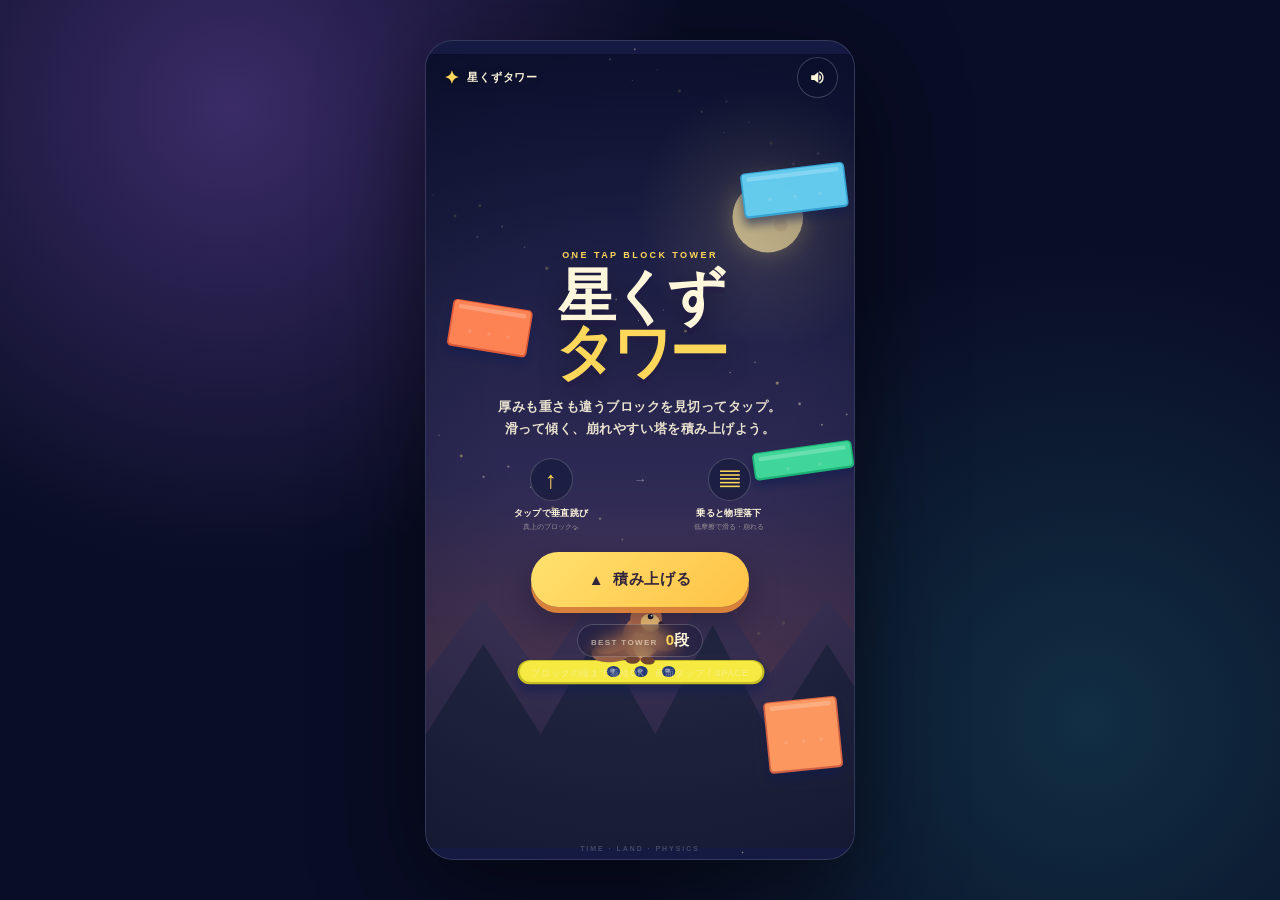
<file: creator-expo-game/index.html>
<!doctype html>
<html lang="ja">
<head>
  <meta charset="UTF-8">
  <meta name="viewport" content="width=device-width, initial-scale=1, viewport-fit=cover, user-scalable=no">
  <meta name="mobile-web-app-capable" content="yes">
  <meta name="apple-mobile-web-app-capable" content="yes">
  <meta name="apple-mobile-web-app-status-bar-style" content="black-translucent">
  <meta name="theme-color" content="#11173d">
  <meta name="description" content="垂直ジャンプで動くブロックに乗り、星くずの塔を積み上げるタイミングゲーム">
  <title>星くずタワー モモ</title>
  <link rel="icon" href="data:image/svg+xml,%3Csvg xmlns='http://www.w3.org/2000/svg' viewBox='0 0 64 64'%3E%3Crect width='64' height='64' rx='16' fill='%2311173d'/%3E%3Cpath d='m32 8 6 18 18 6-18 6-6 18-6-18-18-6 18-6z' fill='%23ffd75a'/%3E%3C/svg%3E">
  <link rel="stylesheet" href="styles.css?v=1.0.4">
</head>
<body>
  <main class="app-shell">
    <section class="game-card" id="gameCard" aria-label="星くずタワー モモ ゲーム画面">
      <canvas id="gameCanvas" aria-label="垂直ジャンプで動くブロックに乗り塔を積み上げるゲーム"></canvas>

      <header class="topbar">
        <div class="brand"><span>✦</span> 星くずタワー</div>
        <button class="icon-button" id="soundButton" type="button" aria-label="音をオフにする" aria-pressed="true">
          <svg class="sound-on" viewBox="0 0 24 24" aria-hidden="true"><path d="M4 9v6h4l5 4V5L8 9H4Zm12.5 3a4.5 4.5 0 0 0-2.2-3.87v7.74A4.5 4.5 0 0 0 16.5 12Zm-2.2-7.93v2.06a6.5 6.5 0 0 1 0 11.74v2.06a8.5 8.5 0 0 0 0-15.86Z"/></svg>
          <svg class="sound-off" viewBox="0 0 24 24" aria-hidden="true"><path d="m4.27 3 16.46 16.46-1.27 1.27-3.05-3.05a8.28 8.28 0 0 1-2.11 1.25v-2.06c.24-.12.47-.26.69-.41L13 14.47V19l-5-4H4V9h2.18L3 5.82 4.27 3ZM13 5v5.47L9.74 7.21 13 5Zm5.77 2.23A8.45 8.45 0 0 1 21.5 12c0 1.2-.25 2.34-.69 3.37l-1.56-1.56A6.5 6.5 0 0 0 17.7 8.3l1.07-1.07Z"/></svg>
        </button>
      </header>

      <div class="hud" id="hud">
        <div class="hud-block">
          <span>STACK</span>
          <strong><b id="stack">0</b><small>段</small></strong>
        </div>
        <div class="hud-block hud-center">
          <span>BEST</span>
          <strong><b id="bestStack">0</b><small>段</small></strong>
        </div>
        <div class="hud-block hud-right">
          <span>BALANCE</span>
          <strong><b id="balance">100</b><small>%</small></strong>
        </div>
      </div>

      <div class="start-screen panel" id="startScreen">
        <div class="eyebrow">ONE TAP BLOCK TOWER</div>
        <h1>星くず<br><span>タワー</span></h1>
        <p class="lead">厚みも重さも違うブロックを見切ってタップ。<br>滑って傾く、崩れやすい塔を積み上げよう。</p>
        <div class="howto" aria-label="遊びかた">
          <span><i class="tap-icon">↑</i><b>タップで垂直跳び</b><small>真上のブロックへ</small></span>
          <em>→</em>
          <span><i>▤</i><b>乗ると物理落下</b><small>低摩擦で滑る・崩れる</small></span>
        </div>
        <button class="primary-button" id="startButton" type="button"><span>▲</span> 積み上げる</button>
        <div class="best-chip"><span>BEST TOWER</span><strong><b id="startBest">0</b>段</strong></div>
        <p class="hint">ブロックの端まで着地OK · 画面タップ / SPACE</p>
      </div>

      <div class="gameover-screen panel hidden" id="gameoverScreen">
        <div class="result-card">
          <div class="eyebrow">TOWER RESULT</div>
          <p>積み上げた高さ</p>
          <strong class="final-height"><b id="finalStack">0</b><small>段</small></strong>
          <div class="result-stats">
            <span>ジャンプ回数<b id="finalJumps">0</b></span>
            <span>PERFECT<b id="finalPerfect">0</b></span>
          </div>
          <p class="new-best hidden" id="newBest">✦ NEW RECORD ✦</p>
          <button class="primary-button" id="retryButton" type="button">もう一度積む</button>
          <button class="text-button" id="homeButton" type="button">タイトルへ</button>
        </div>
      </div>

      <div class="countdown hidden" id="countdown" aria-live="polite">READY</div>

      <div class="tap-guide" id="tapGuide" aria-hidden="true">
        <span class="direction-arrow" id="directionArrow">↑</span>
        <div><b>TAP</b><small>垂直ジャンプ</small></div>
        <i>SPACE</i>
      </div>

      <div class="first-tip hidden" id="firstTip">
        <span>☝</span>
        <b>着地時の位置を読んでタップ！</b>
      </div>

      <footer>TIME · LAND · PHYSICS</footer>
    </section>
  </main>
  <script src="../game-fullscreen.js?v=1.0.1"></script>
  <script src="game.js?v=1.0.4"></script>
</body>
</html>
</file>
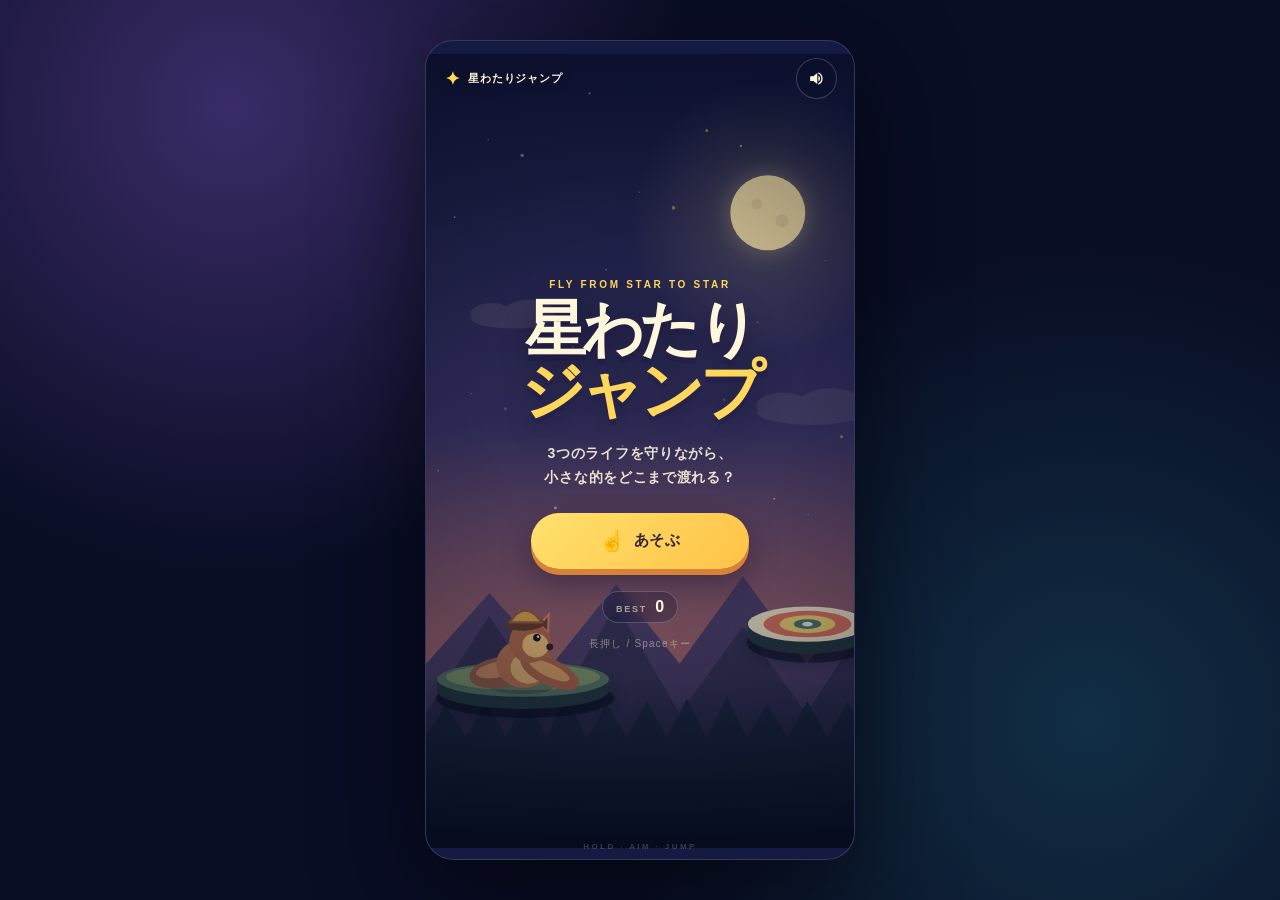
<file: digital-art-game/index.html>
<!doctype html>
<html lang="ja">
<head>
  <meta charset="UTF-8">
  <meta name="viewport" content="width=device-width, initial-scale=1, viewport-fit=cover, user-scalable=no">
  <meta name="mobile-web-app-capable" content="yes">
  <meta name="apple-mobile-web-app-capable" content="yes">
  <meta name="apple-mobile-web-app-status-bar-style" content="black-translucent">
  <meta name="theme-color" content="#101535">
  <meta name="description" content="長押しでモモをジャンプさせ、星の的を渡っていく横スクロールゲーム">
  <title>星わたりジャンプ モモ</title>
  <link rel="stylesheet" href="styles.css?v=1.0.1">
</head>
<body>
  <main class="app-shell">
    <section class="game-card" id="gameCard" aria-label="星あつめジャンプ モモ ゲーム画面">
      <canvas id="gameCanvas" aria-label="長押ししてモモンガを次の的へジャンプさせる横スクロールゲーム"></canvas>

      <header class="topbar">
        <div class="brand"><span>✦</span> 星わたりジャンプ</div>
        <button class="icon-button" id="soundButton" type="button" aria-label="音をオフにする" aria-pressed="true">
          <svg class="sound-on" viewBox="0 0 24 24" aria-hidden="true"><path d="M4 9v6h4l5 4V5L8 9H4Zm12.5 3a4.5 4.5 0 0 0-2.2-3.87v7.74A4.5 4.5 0 0 0 16.5 12Zm-2.2-7.93v2.06a6.5 6.5 0 0 1 0 11.74v2.06a8.5 8.5 0 0 0 0-15.86Z"/></svg>
          <svg class="sound-off" viewBox="0 0 24 24" aria-hidden="true"><path d="m4.27 3 16.46 16.46-1.27 1.27-3.05-3.05a8.28 8.28 0 0 1-2.11 1.25v-2.06c.24-.12.47-.26.69-.41L13 14.47V19l-5-4H4V9h2.18L3 5.82 4.27 3ZM13 5v5.47L9.74 7.21 13 5Zm5.77 2.23A8.45 8.45 0 0 1 21.5 12c0 1.2-.25 2.34-.69 3.37l-1.56-1.56A6.5 6.5 0 0 0 17.7 8.3l1.07-1.07Z"/></svg>
        </button>
      </header>

      <div class="hud" id="hud">
        <div class="hud-block life"><span>LIFE</span><strong><b>♥</b> × <em id="lives">3</em></strong></div>
        <div class="hud-block total"><span>SCORE</span><strong id="totalScore">0</strong></div>
        <div class="hud-block jumps"><span>LANDING</span><strong id="landingCount">0</strong></div>
      </div>

      <div class="power-wrap" id="powerWrap" aria-hidden="true">
        <div class="power-copy"><span id="actionLabel">長押しでジャンプ</span><b id="powerNumber">0%</b></div>
        <div class="power-track"><i id="powerFill"></i></div>
        <small>指を離してジャンプ！</small>
      </div>

      <div class="start-screen panel" id="startScreen">
        <div class="eyebrow">FLY FROM STAR TO STAR</div>
        <h1>星わたり<br><span>ジャンプ</span></h1>
        <p class="lead">3つのライフを守りながら、<br>小さな的をどこまで渡れる？</p>
        <button class="primary-button" id="startButton" type="button"><span>☝</span> あそぶ</button>
        <div class="best-chip"><span>BEST</span><strong id="startBest">0</strong></div>
        <p class="hint">長押し / Spaceキー</p>
      </div>

      <div class="round-result hidden" id="roundResult" aria-live="polite">
        <span id="resultLabel">GREAT!</span>
        <strong><b>+</b><em id="roundPoints">700</em></strong>
        <small id="resultNote">中心まで 18cm</small>
      </div>

      <div class="life-lost hidden" id="lifeLost" aria-live="assertive">
        <span>MISS...</span>
        <strong>♥ −1</strong>
      </div>

      <div class="gameover-screen panel hidden" id="gameoverScreen">
        <div class="result-card">
          <div class="eyebrow">GAME OVER</div>
          <p>スコア</p>
          <strong class="final-score" id="finalScore">0</strong>
          <div class="result-stats">
            <span>着地回数<b id="finalLandings">0</b></span>
            <span>PERFECT<b id="finalPerfects">0</b></span>
          </div>
          <p class="new-best hidden" id="newBest">✦ NEW RECORD ✦</p>
          <button class="primary-button" id="retryButton" type="button">もう一度あそぶ</button>
          <button class="text-button" id="homeButton" type="button">タイトルへ</button>
        </div>
      </div>

      <p class="ready-copy" id="readyCopy">次の的を見て<br><b>長押し！</b></p>
      <footer>HOLD · AIM · JUMP</footer>
    </section>
  </main>
  <script src="../game-fullscreen.js?v=1.0.1"></script>
  <script src="game.js?v=1.0.3"></script>
</body>
</html>
</file>
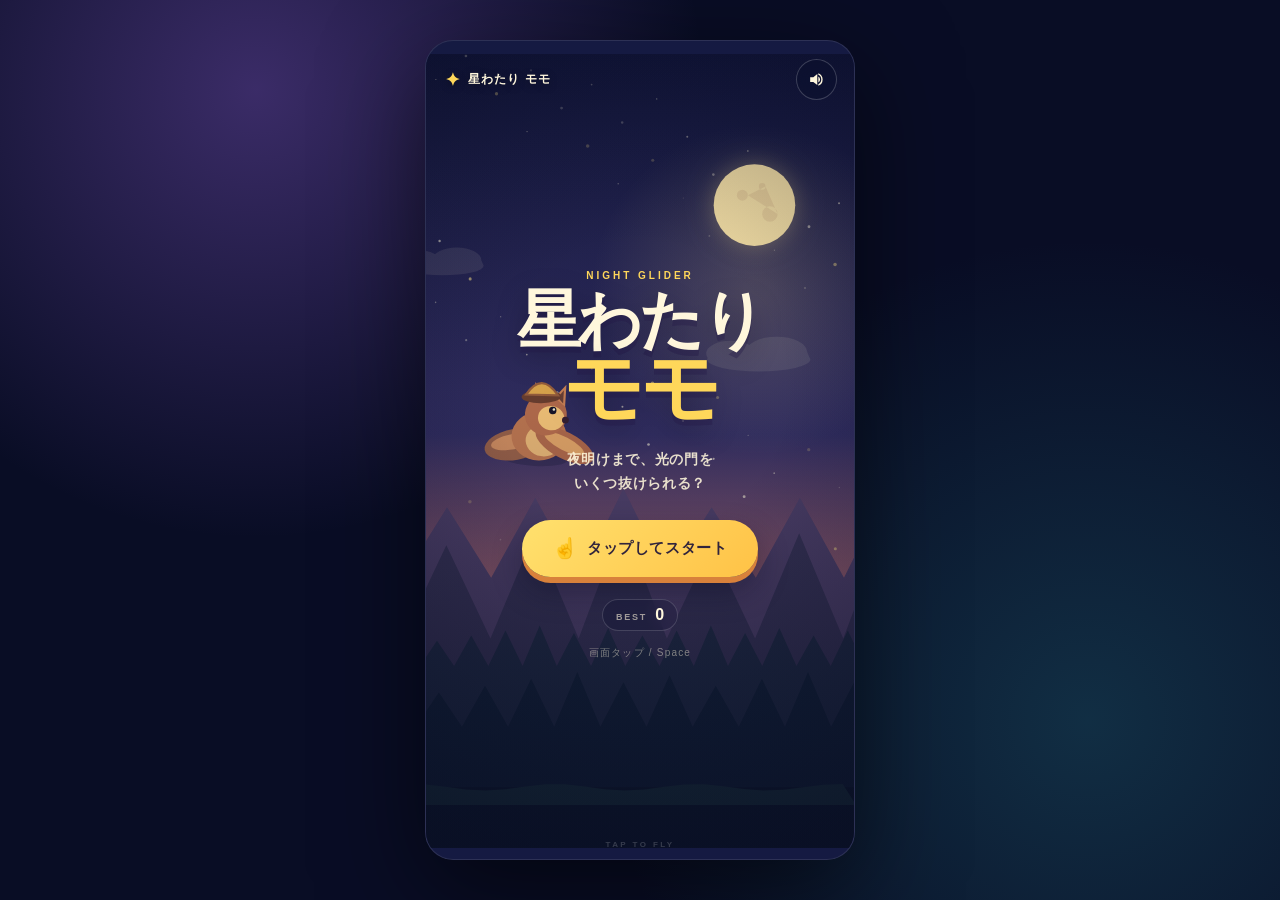
<file: experience-game/index.html>
<!doctype html>
<html lang="ja">
<head>
  <meta charset="UTF-8">
  <meta name="viewport" content="width=device-width, initial-scale=1, viewport-fit=cover, user-scalable=no">
  <meta name="mobile-web-app-capable" content="yes">
  <meta name="apple-mobile-web-app-capable" content="yes">
  <meta name="apple-mobile-web-app-status-bar-style" content="black-translucent">
  <meta name="theme-color" content="#101535">
  <meta name="description" content="タップでモモンガを飛ばし、星空の森を駆け抜けるミニゲーム">
  <title>星わたり モモ</title>
  <link rel="stylesheet" href="styles.css?v=4.4.2">
</head>
<body>
  <main class="app-shell">
    <section class="game-card" aria-label="星わたり モモ ゲーム画面">
      <canvas id="gameCanvas" aria-label="タップでモモンガを飛ばして障害物を避けるゲーム"></canvas>

      <header class="topbar">
        <div class="brand" aria-label="星わたり モモ">
          <span class="brand-star">✦</span>
          <span>星わたり モモ</span>
        </div>
        <button class="icon-button" id="soundButton" type="button" aria-label="音をオフにする" aria-pressed="true">
          <svg class="sound-on" viewBox="0 0 24 24" aria-hidden="true"><path d="M4 9v6h4l5 4V5L8 9H4Zm12.5 3a4.5 4.5 0 0 0-2.2-3.87v7.74A4.5 4.5 0 0 0 16.5 12Zm-2.2-7.93v2.06a6.5 6.5 0 0 1 0 11.74v2.06a8.5 8.5 0 0 0 0-15.86Z"/></svg>
          <svg class="sound-off" viewBox="0 0 24 24" aria-hidden="true"><path d="m4.27 3 16.46 16.46-1.27 1.27-3.05-3.05a8.28 8.28 0 0 1-2.11 1.25v-2.06c.24-.12.47-.26.69-.41L13 14.47V19l-5-4H4V9h2.18L3 5.82 4.27 3ZM13 5v5.47L9.74 7.21 13 5Zm5.77 2.23A8.45 8.45 0 0 1 21.5 12c0 1.2-.25 2.34-.69 3.37l-1.56-1.56A6.5 6.5 0 0 0 17.7 8.3l1.07-1.07Zm-3.26 3.26a2.4 2.4 0 0 1 0 3.02l-1.21-1.2V9.88c.47.15.88.36 1.21.61Z"/></svg>
        </button>
      </header>

      <div class="scoreboard" id="scoreboard" aria-live="polite">
        <span class="score-label">SCORE</span>
        <strong id="score">0</strong>
      </div>

      <div class="start-screen panel" id="startScreen">
        <div class="eyebrow">NIGHT GLIDER</div>
        <h1>星わたり<br><span>モモ</span></h1>
        <p class="lead">夜明けまで、光の門を<br>いくつ抜けられる？</p>
        <button class="primary-button" id="startButton" type="button">
          <span class="tap-icon" aria-hidden="true">☝</span>
          タップしてスタート
        </button>
        <div class="best-chip"><span>BEST</span><strong id="startBest">0</strong></div>
        <p class="hint">画面タップ / Space</p>
      </div>

      <div class="gameover-screen panel hidden" id="gameoverScreen">
        <div class="eyebrow">FLIGHT OVER</div>
        <div class="result-row">
          <div><span>SCORE</span><strong id="finalScore">0</strong></div>
          <i></i>
          <div><span>BEST</span><strong id="finalBest">0</strong></div>
        </div>
        <p class="new-best hidden" id="newBest">✦ NEW RECORD ✦</p>
        <button class="primary-button" id="retryButton" type="button">もう一度 飛ぶ</button>
        <button class="text-button" id="homeButton" type="button">タイトルへ</button>
      </div>

      <div class="tap-guide hidden" id="tapGuide" aria-hidden="true">
        <span>☝</span><b>TAP!</b>
      </div>

      <footer class="safe-area-note">TAP TO FLY</footer>
    </section>
  </main>
  <script src="../game-fullscreen.js?v=1.0.1"></script>
  <script src="game.js?v=4.4.2"></script>
</body>
</html>
</file>
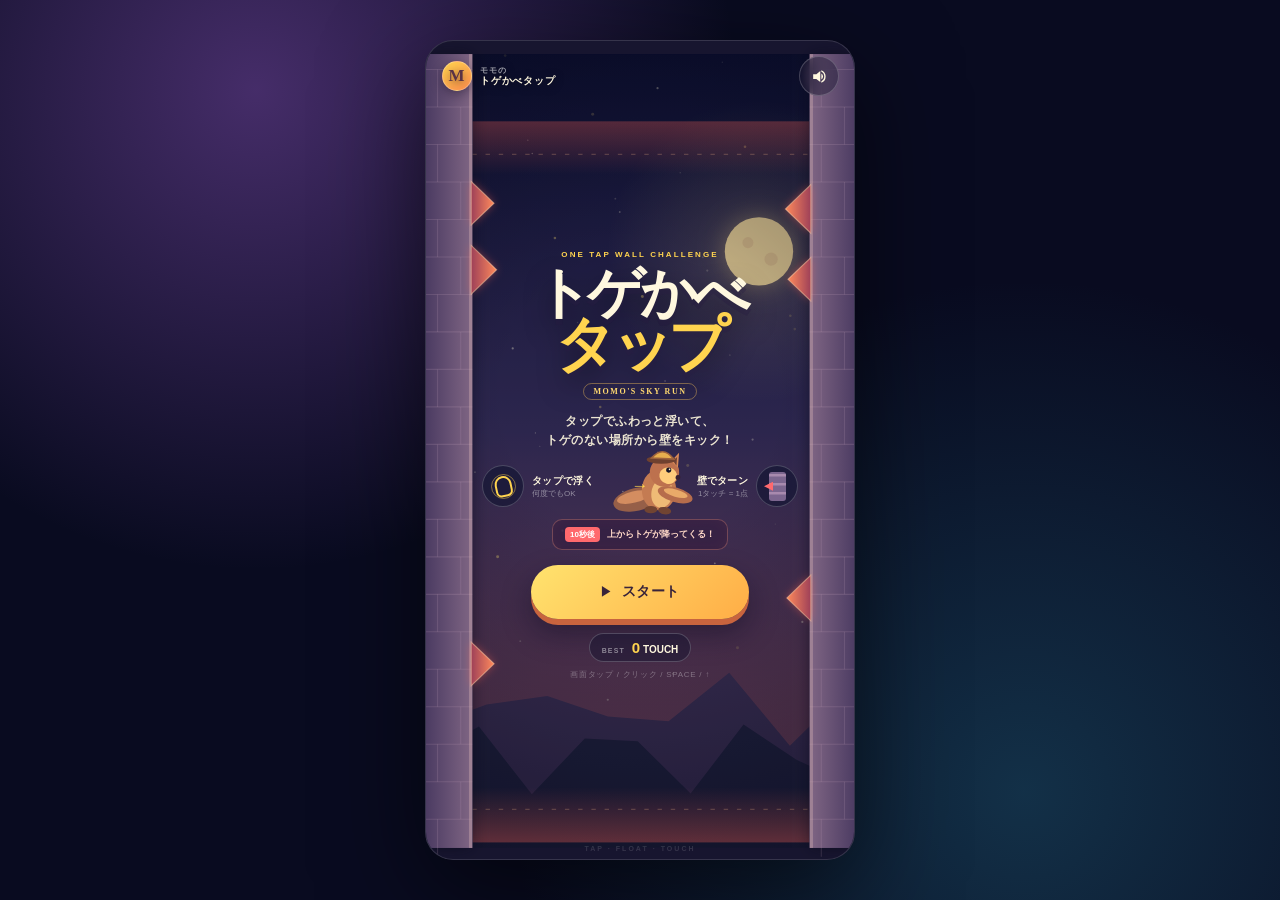
<file: light-show-game/index.html>
<!doctype html>
<html lang="ja">
<head>
  <meta charset="UTF-8">
  <meta name="viewport" content="width=device-width, initial-scale=1, viewport-fit=cover, user-scalable=no">
  <meta name="mobile-web-app-capable" content="yes">
  <meta name="apple-mobile-web-app-capable" content="yes">
  <meta name="apple-mobile-web-app-status-bar-style" content="black-translucent">
  <meta name="theme-color" content="#17152f">
  <meta name="description" content="タップでモモを浮かせ、トゲを避けながら左右の壁を往復するワンタップゲーム">
  <title>モモのトゲかべタップ</title>
  <link rel="stylesheet" href="styles.css?v=1.0.1">
</head>
<body>
  <main class="app-shell">
    <section class="game-card" id="gameCard" aria-label="モモのトゲかべタップ ゲーム画面">
      <canvas id="gameCanvas" aria-label="タップでモモを浮かせ、左右の壁を往復するゲーム"></canvas>

      <header class="topbar">
        <div class="brand"><span class="brand-mark">M</span><span>モモの<br><b>トゲかべタップ</b></span></div>
        <button class="icon-button" id="soundButton" type="button" aria-label="音をオフにする" aria-pressed="true">
          <svg class="sound-on" viewBox="0 0 24 24" aria-hidden="true"><path d="M4 9v6h4l5 4V5L8 9H4Zm12.5 3a4.5 4.5 0 0 0-2.2-3.87v7.74A4.5 4.5 0 0 0 16.5 12Zm-2.2-7.93v2.06a6.5 6.5 0 0 1 0 11.74v2.06a8.5 8.5 0 0 0 0-15.86Z"/></svg>
          <svg class="sound-off" viewBox="0 0 24 24" aria-hidden="true"><path d="m4.27 3 16.46 16.46-1.27 1.27-3.05-3.05a8.28 8.28 0 0 1-2.11 1.25v-2.06c.24-.12.47-.26.69-.41L13 14.47V19l-5-4H4V9h2.18L3 5.82 4.27 3ZM13 5v5.47L9.74 7.21 13 5Zm5.77 2.23A8.45 8.45 0 0 1 21.5 12c0 1.2-.25 2.34-.69 3.37l-1.56-1.56A6.5 6.5 0 0 0 17.7 8.3l1.07-1.07Z"/></svg>
        </button>
      </header>

      <div class="hud" id="hud">
        <div class="hud-score"><span>WALL TOUCH</span><strong id="score">0</strong></div>
        <div class="rain-status" id="rainStatus"><span id="rainLabel">トゲ雨まで</span><b id="rainTimer">10.0</b></div>
        <div class="hud-best"><span>BEST</span><strong id="bestScore">0</strong></div>
      </div>

      <div class="score-pop hidden" id="scorePop" aria-live="polite">+1</div>
      <div class="danger-banner hidden" id="dangerBanner" aria-live="assertive"><span>!</span> トゲ雨がきた！</div>
      <div class="tap-hint hidden" id="tapHint"><i></i><b>TAP!</b><span>タップで浮く</span></div>

      <section class="start-screen panel" id="startScreen">
        <div class="eyebrow">ONE TAP WALL CHALLENGE</div>
        <h1>トゲかべ<br><span>タップ</span></h1>
        <div class="momo-badge">MOMO'S SKY RUN</div>
        <p class="lead">タップでふわっと浮いて、<br>トゲのない場所から壁をキック！</p>
        <div class="howto">
          <div><i class="tap-icon"><span></span></i><p><b>タップで浮く</b><small>何度でもOK</small></p></div>
          <em>→</em>
          <div><i class="wall-icon"></i><p><b>壁でターン</b><small>1タッチ = 1点</small></p></div>
        </div>
        <div class="warning-chip"><b>10秒後</b><span>上からトゲが降ってくる！</span></div>
        <button class="primary-button" id="startButton" type="button"><span>▶</span> スタート</button>
        <div class="best-chip"><span>BEST</span><strong><b id="startBest">0</b> TOUCH</strong></div>
        <p class="key-hint">画面タップ / クリック / SPACE / ↑</p>
      </section>

      <section class="gameover-screen panel hidden" id="gameoverScreen">
        <div class="result-card">
          <div class="result-icon">✦</div>
          <div class="eyebrow">WALL RUN RESULT</div>
          <p>WALL TOUCH</p>
          <strong class="final-score"><b id="finalScore">0</b><small>pt</small></strong>
          <p class="new-best hidden" id="newBest">✦ NEW RECORD ✦</p>
          <button class="primary-button" id="retryButton" type="button">もう一度</button>
          <button class="text-button" id="homeButton" type="button">タイトルへ</button>
        </div>
      </section>

      <div class="countdown hidden" id="countdown" aria-live="polite">READY?</div>
      <footer>TAP · FLOAT · TOUCH</footer>
    </section>
  </main>
  <script src="../game-fullscreen.js?v=1.0.1"></script>
  <script src="game.js?v=1.0.1"></script>
</body>
</html>
</file>
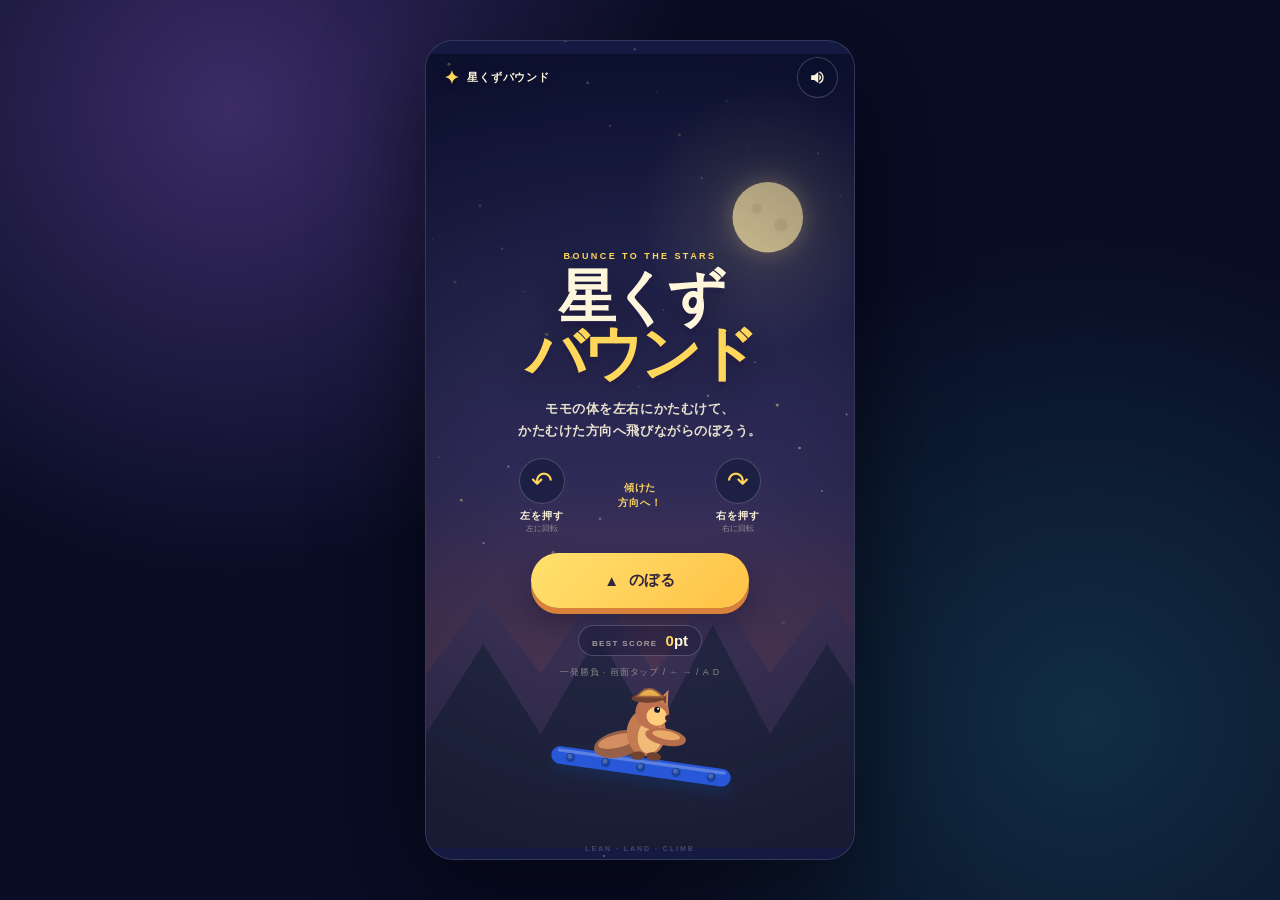
<file: skyline-game/index.html>
<!doctype html>
<html lang="ja">
<head>
  <meta charset="UTF-8">
  <meta name="viewport" content="width=device-width, initial-scale=1, viewport-fit=cover, user-scalable=no">
  <meta name="mobile-web-app-capable" content="yes">
  <meta name="apple-mobile-web-app-capable" content="yes">
  <meta name="apple-mobile-web-app-status-bar-style" content="black-translucent">
  <meta name="theme-color" content="#101535">
  <meta name="description" content="モモの空中姿勢を左右に操り、星くずの足場をバウンドして空高くのぼるゲーム">
  <title>星くずバウンド モモ</title>
  <link rel="stylesheet" href="styles.css?v=1.0.3">
</head>
<body>
  <main class="app-shell">
    <section class="game-card" id="gameCard" aria-label="星くずバウンド モモ ゲーム画面">
      <canvas id="gameCanvas" aria-label="左右を押してモモの空中姿勢を操作する縦スクロールゲーム"></canvas>

      <header class="topbar">
        <div class="brand"><span>✦</span> 星くずバウンド</div>
        <button class="icon-button" id="soundButton" type="button" aria-label="音をオフにする" aria-pressed="true">
          <svg class="sound-on" viewBox="0 0 24 24" aria-hidden="true"><path d="M4 9v6h4l5 4V5L8 9H4Zm12.5 3a4.5 4.5 0 0 0-2.2-3.87v7.74A4.5 4.5 0 0 0 16.5 12Zm-2.2-7.93v2.06a6.5 6.5 0 0 1 0 11.74v2.06a8.5 8.5 0 0 0 0-15.86Z"/></svg>
          <svg class="sound-off" viewBox="0 0 24 24" aria-hidden="true"><path d="m4.27 3 16.46 16.46-1.27 1.27-3.05-3.05a8.28 8.28 0 0 1-2.11 1.25v-2.06c.24-.12.47-.26.69-.41L13 14.47V19l-5-4H4V9h2.18L3 5.82 4.27 3ZM13 5v5.47L9.74 7.21 13 5Zm5.77 2.23A8.45 8.45 0 0 1 21.5 12c0 1.2-.25 2.34-.69 3.37l-1.56-1.56A6.5 6.5 0 0 0 17.7 8.3l1.07-1.07Z"/></svg>
        </button>
      </header>

      <div class="hud" id="hud">
        <div class="hud-block"><span>SCORE</span><strong><b id="score">0</b><small>pt</small></strong></div>
        <div class="hud-block hud-center"><span>BEST</span><strong><b id="bestScore">0</b><small>pt</small></strong></div>
        <div class="hud-block hud-right"><span>COMBO</span><strong><b id="combo">0</b><small>x</small></strong></div>
      </div>

      <div class="start-screen panel" id="startScreen">
        <div class="eyebrow">BOUNCE TO THE STARS</div>
        <h1>星くず<br><span>バウンド</span></h1>
        <p class="lead">モモの体を左右にかたむけて、<br>かたむけた方向へ飛びながらのぼろう。</p>
        <div class="howto">
          <span><i>↶</i><b>左を押す</b><small>左に回転</small></span>
          <em>傾けた<br>方向へ！</em>
          <span><i>↷</i><b>右を押す</b><small>右に回転</small></span>
        </div>
        <button class="primary-button" id="startButton" type="button"><span>▲</span> のぼる</button>
        <div class="best-chip"><span>BEST SCORE</span><strong><b id="startBest">0</b>pt</strong></div>
        <p class="hint">一発勝負 · 画面タップ / ← → / A D</p>
      </div>

      <div class="gameover-screen panel hidden" id="gameoverScreen">
        <div class="result-card">
          <div class="eyebrow">FLIGHT RESULT</div>
          <p>スコア</p>
          <strong class="final-height"><b id="finalScore">0</b><small>pt</small></strong>
          <div class="result-stats">
            <span>触れたバー<b id="finalLandings">0</b></span>
            <span>最大コンボ<b id="finalCombo">0</b></span>
          </div>
          <p class="new-best hidden" id="newBest">✦ NEW RECORD ✦</p>
          <button class="primary-button" id="retryButton" type="button">もう一度のぼる</button>
          <button class="text-button" id="homeButton" type="button">タイトルへ</button>
        </div>
      </div>

      <div class="countdown hidden" id="countdown" aria-live="polite">READY</div>

      <div class="controls" id="controls" aria-label="姿勢操作">
        <button id="leftControl" type="button" aria-label="左に回転"><span>↶</span><b>LEFT</b></button>
        <div class="attitude" id="attitude"><i></i><span>進む角度</span></div>
        <button id="rightControl" type="button" aria-label="右に回転"><span>↷</span><b>RIGHT</b></button>
      </div>
      <footer>LEAN · LAND · CLIMB</footer>
    </section>
  </main>
  <script src="../game-fullscreen.js?v=1.0.1"></script>
  <script src="game.js?v=1.0.4"></script>
</body>
</html>
</file>
<file: creator-expo-game/styles.css>
:root {
  color-scheme: dark;
  --cream: #fff7dc;
  --yellow: #ffd75a;
  --orange: #ff9b50;
  --ink: #101535;
}

* { box-sizing: border-box; -webkit-tap-highlight-color: transparent; -webkit-touch-callout: none; -webkit-user-drag: none; -webkit-user-select: none; user-select: none; }
html, body { width: 100%; min-height: 100%; margin: 0; overscroll-behavior: none; }
body {
  overflow: hidden;
  background:
    radial-gradient(circle at 18% 12%, rgba(119,81,184,.45), transparent 29rem),
    radial-gradient(circle at 85% 80%, rgba(32,108,125,.35), transparent 30rem),
    #090d25;
  color: var(--cream);
  font-family: "Avenir Next", "Hiragino Kaku Gothic ProN", "Yu Gothic", sans-serif;
}
button { color: inherit; font: inherit; }
.app-shell { display: grid; min-height: 100dvh; place-items: center; }
.game-card {
  position: relative;
  width: min(100vw, 430px);
  height: min(100dvh, 820px);
  min-height: 560px;
  overflow: hidden;
  isolation: isolate;
  background: #151a42;
  box-shadow: 0 30px 100px rgba(0,0,0,.55);
  touch-action: none;
  user-select: none;
}
#gameCanvas { position: absolute; inset: 0; width: 100%; height: 100%; }

.topbar {
  position: absolute;
  z-index: 8;
  top: max(16px, env(safe-area-inset-top));
  right: 16px;
  left: 18px;
  display: flex;
  align-items: center;
  justify-content: space-between;
  pointer-events: none;
}
.brand {
  display: flex;
  gap: 7px;
  align-items: center;
  font-size: 11px;
  font-weight: 850;
  letter-spacing: .08em;
  text-shadow: 0 2px 8px #0006;
}
.brand span { color: var(--yellow); font-size: 18px; }
.icon-button {
  display: grid;
  width: 41px;
  height: 41px;
  padding: 10px;
  border: 1px solid #fff3;
  border-radius: 50%;
  background: rgba(11,16,44,.35);
  backdrop-filter: blur(9px);
  cursor: pointer;
  pointer-events: auto;
  place-items: center;
}
.icon-button svg { width: 19px; fill: var(--cream); }
.sound-off, .muted .sound-on { display: none; }
.muted .sound-off { display: block; }

.hud {
  position: absolute;
  z-index: 5;
  top: max(67px, calc(env(safe-area-inset-top) + 50px));
  right: 15px;
  left: 15px;
  display: flex;
  align-items: stretch;
  justify-content: space-between;
  padding: 9px 13px;
  border: 1px solid #fff2;
  border-radius: 16px;
  background: rgba(10,16,42,.48);
  backdrop-filter: blur(9px);
  opacity: 0;
  transform: translateY(-6px);
  transition: .22s ease;
}
.hud.visible { opacity: 1; transform: none; }
.hud-block { display: flex; min-width: 88px; flex-direction: column; }
.hud-center { align-items: center; }
.hud-right { align-items: flex-end; }
.hud-block > span { color: #fff8; font-size: 8px; font-weight: 850; letter-spacing: .18em; }
.hud-block strong { margin-top: 1px; font-size: 19px; line-height: 1.05; }
.hud-block strong b { color: var(--cream); font-variant-numeric: tabular-nums; }
.hud-block:first-child strong b, .hud-right strong b { color: var(--yellow); }
.hud-block strong small { margin-left: 2px; color: #fff8; font-size: 9px; }

.panel {
  position: absolute;
  z-index: 7;
  inset: 0;
  display: flex;
  flex-direction: column;
  align-items: center;
  justify-content: center;
  padding: 64px 24px 34px;
  text-align: center;
  transition: opacity .25s ease, transform .25s ease;
}
.panel.hidden { visibility: hidden; opacity: 0; pointer-events: none; transform: translateY(12px); }
.eyebrow { margin-bottom: 9px; color: var(--yellow); font-size: 9px; font-weight: 900; letter-spacing: .27em; }
.start-screen h1 {
  margin: 0;
  font-family: "Hiragino Mincho ProN", "Yu Mincho", serif;
  font-size: clamp(43px, 12vw, 58px);
  font-weight: 800;
  line-height: .95;
  letter-spacing: -.07em;
  text-shadow: 0 6px 0 #21174659, 0 10px 30px #0005;
}
.start-screen h1 span { color: var(--yellow); font-size: 1.04em; }
.lead { margin: 15px 0 18px; color: #fff7dce5; font-size: 13px; font-weight: 650; line-height: 1.7; letter-spacing: .04em; }
.howto {
  display: grid;
  width: min(100%, 340px);
  grid-template-columns: 1fr 16px 1fr;
  align-items: start;
  margin-bottom: 20px;
}
.howto span { display: flex; min-width: 0; flex-direction: column; align-items: center; }
.howto i {
  display: grid;
  width: 43px;
  height: 43px;
  margin-bottom: 6px;
  border: 1px solid #fff3;
  border-radius: 50%;
  background: #10153588;
  color: var(--yellow);
  font-size: 19px;
  font-style: normal;
  font-weight: 900;
  line-height: 1;
  place-items: center;
}
.howto i.tap-icon { font-size: 24px; }
.howto b { font-size: 9px; letter-spacing: .04em; white-space: nowrap; }
.howto small { margin-top: 2px; color: #fff7dc79; font-size: 7px; white-space: nowrap; }
.howto em { padding-top: 14px; color: #fff6; font-size: 13px; font-style: normal; }

.primary-button {
  display: flex;
  min-width: 218px;
  min-height: 55px;
  align-items: center;
  justify-content: center;
  gap: 9px;
  padding: 14px 25px;
  border: 0;
  border-radius: 999px;
  background: linear-gradient(135deg, #ffe16e, #ffc246);
  box-shadow: 0 6px 0 #d8813b, 0 14px 30px #0a0b2261;
  color: #31243c;
  font-size: 15px;
  font-weight: 900;
  letter-spacing: .04em;
  cursor: pointer;
  transition: transform .12s, box-shadow .12s;
}
.primary-button:active { transform: translateY(4px); box-shadow: 0 2px 0 #d8813b, 0 8px 20px #0a0b224d; }
.primary-button span { font-size: 15px; }
.best-chip {
  display: flex;
  align-items: baseline;
  gap: 8px;
  margin-top: 17px;
  padding: 6px 13px;
  border: 1px solid #fff3;
  border-radius: 999px;
  background: #0c113048;
  backdrop-filter: blur(8px);
}
.best-chip span { color: #fff7dc94; font-size: 8px; font-weight: 800; letter-spacing: .17em; }
.best-chip strong { font-size: 15px; }
.best-chip strong b { color: var(--yellow); font-variant-numeric: tabular-nums; }
.hint { margin: 10px 0 0; color: #fff7dc73; font-size: 9px; letter-spacing: .1em; }

.countdown {
  position: absolute;
  z-index: 7;
  top: 43%;
  left: 50%;
  color: var(--yellow);
  font-size: 27px;
  font-weight: 900;
  letter-spacing: .2em;
  text-shadow: 0 5px 22px #000;
  transform: translate(-50%, -50%);
  transition: .2s;
  pointer-events: none;
}
.countdown.hidden { visibility: hidden; opacity: 0; transform: translate(-50%, -40%) scale(.9); }

.tap-guide {
  position: absolute;
  z-index: 6;
  right: 50%;
  bottom: max(64px, calc(env(safe-area-inset-bottom) + 52px));
  display: flex;
  min-width: 236px;
  height: 57px;
  align-items: center;
  justify-content: center;
  gap: 12px;
  padding: 8px 14px;
  border: 1px solid #fff3;
  border-radius: 22px;
  background: rgba(10,15,40,.66);
  box-shadow: 0 9px 25px #070a1f69;
  backdrop-filter: blur(10px);
  opacity: 0;
  transform: translate(50%, 12px);
  transition: .22s ease;
  pointer-events: none;
}
.tap-guide.visible { opacity: 1; transform: translate(50%, 0); }
.direction-arrow { width: 35px; color: var(--yellow); font-size: 28px; font-weight: 900; line-height: 1; text-align: center; transition: transform .14s ease; }
.tap-guide div { display: flex; flex-direction: column; align-items: flex-start; }
.tap-guide b { font-size: 11px; letter-spacing: .18em; }
.tap-guide small { color: #fff8; font-size: 8px; letter-spacing: .04em; }
.tap-guide i { padding: 4px 7px; border: 1px solid #fff3; border-radius: 6px; color: #fff8; font-size: 7px; font-style: normal; letter-spacing: .08em; }
.tap-guide.pulse { border-color: #ffe58aaa; background: rgba(255,215,90,.2); }
.tap-guide.ready {
  border-color: #ffe58acc;
  background: rgba(255,215,90,.17);
  box-shadow: 0 0 0 4px rgba(255,215,90,.07), 0 9px 25px #070a1f69;
}
.tap-guide.ready .direction-arrow { animation: jump-ready .42s ease-in-out infinite alternate; }
.tap-guide.subtle,
.tap-guide.subtle.ready { visibility: hidden; opacity: 0; pointer-events: none; }
@keyframes jump-ready { to { transform: translateY(-5px); } }

.first-tip {
  position: absolute;
  z-index: 6;
  top: 53%;
  left: 50%;
  display: flex;
  flex-direction: column;
  align-items: center;
  gap: 4px;
  color: #fff7dce0;
  text-shadow: 0 3px 12px #000;
  transform: translate(-50%, -50%);
  pointer-events: none;
  transition: .22s;
}
.first-tip span { font-size: 29px; animation: tap-bob .85s ease-in-out infinite alternate; }
.first-tip b { font-size: 10px; letter-spacing: .08em; }
.first-tip.hidden { visibility: hidden; opacity: 0; transform: translate(-50%, -42%); }
@keyframes tap-bob { to { transform: translateY(7px) scale(.94); } }

.gameover-screen { background: rgba(7,11,32,.34); backdrop-filter: blur(5px); }
.result-card {
  display: flex;
  width: min(92%, 340px);
  flex-direction: column;
  align-items: center;
  padding: 28px 24px 25px;
  border: 1px solid #fff3;
  border-radius: 31px;
  background: rgba(13,18,51,.91);
  box-shadow: 0 24px 60px #0007;
}
.result-card h2 { margin: 0 0 12px; font-family: "Hiragino Mincho ProN", "Yu Mincho", serif; font-size: 28px; }
.result-card > p:not(.new-best) { margin: 0; color: #fff8; font-size: 9px; font-weight: 800; letter-spacing: .15em; }
.final-height { margin: -2px 0 12px; color: var(--yellow); font-size: 55px; line-height: 1.1; font-variant-numeric: tabular-nums; }
.final-height small { margin-left: 4px; color: #fff8; font-size: 13px; }
.result-stats { display: flex; gap: 7px; margin-bottom: 18px; }
.result-stats span { display: flex; min-width: 105px; flex-direction: column; padding: 8px 10px; border-radius: 11px; background: #ffffff0d; color: #fff8; font-size: 8px; letter-spacing: .1em; }
.result-stats b { margin-top: 1px; color: white; font-size: 18px; letter-spacing: 0; }
.new-best { margin: -7px 0 14px; color: var(--yellow); font-size: 10px; font-weight: 900; letter-spacing: .2em; }
.new-best.hidden { display: none; }
.result-card .primary-button { min-height: 52px; }
.text-button { margin-top: 15px; padding: 5px 10px; border: 0; border-bottom: 1px solid #fff5; background: transparent; color: #fff7dcb3; font-size: 11px; cursor: pointer; }

footer {
  position: absolute;
  z-index: 3;
  bottom: max(7px, env(safe-area-inset-bottom));
  left: 50%;
  color: #fff3;
  font-size: 7px;
  font-weight: 800;
  letter-spacing: .28em;
  transform: translateX(-50%);
  pointer-events: none;
  white-space: nowrap;
}

@media (min-width: 431px) { .game-card { border: 1px solid #fff2; border-radius: 28px; } }
@media (max-height: 680px) {
  .start-screen h1 { font-size: 39px; }
  .lead { margin: 10px 0 12px; font-size: 11px; line-height: 1.55; }
  .howto { margin-bottom: 13px; }
  .howto i { width: 37px; height: 37px; font-size: 17px; }
  .best-chip { margin-top: 12px; }
  .hint { margin-top: 7px; }
  .tap-guide { bottom: max(58px, calc(env(safe-area-inset-bottom) + 46px)); height: 53px; }
}
@media (prefers-reduced-motion: reduce) {
  *, *::before, *::after { animation-duration: .01ms !important; animation-iteration-count: 1 !important; transition-duration: .01ms !important; }
}
</file>
<file: digital-art-game/styles.css>
:root {
  color-scheme: dark;
  --cream: #fff7dc;
  --yellow: #ffd75a;
  --orange: #ff9b50;
  --ink: #101535;
}

* { box-sizing: border-box; -webkit-tap-highlight-color: transparent; -webkit-touch-callout: none; -webkit-user-drag: none; -webkit-user-select: none; user-select: none; }
html, body { width: 100%; min-height: 100%; margin: 0; overscroll-behavior: none; }
body {
  overflow: hidden;
  background:
    radial-gradient(circle at 18% 12%, rgba(119, 81, 184, .45), transparent 29rem),
    radial-gradient(circle at 85% 80%, rgba(32, 108, 125, .35), transparent 30rem), #090d25;
  color: var(--cream);
  font-family: "Avenir Next", "Hiragino Kaku Gothic ProN", "Yu Gothic", sans-serif;
}
button { color: inherit; font: inherit; }
.app-shell { display: grid; min-height: 100dvh; place-items: center; }
.game-card {
  position: relative; width: min(100vw, 430px); height: min(100dvh, 820px); min-height: 560px;
  overflow: hidden; isolation: isolate; background: #151a42; box-shadow: 0 30px 100px rgba(0,0,0,.55);
  touch-action: none; user-select: none;
}
#gameCanvas { position: absolute; inset: 0; width: 100%; height: 100%; }
.topbar {
  position: absolute; z-index: 8; top: max(17px, env(safe-area-inset-top)); left: 19px; right: 17px;
  display: flex; align-items: center; justify-content: space-between; pointer-events: none;
}
.brand { display: flex; gap: 7px; align-items: center; font-size: 11px; font-weight: 850; letter-spacing: .08em; text-shadow: 0 2px 8px #0006; }
.brand span { color: var(--yellow); font-size: 18px; }
.icon-button {
  display: grid; width: 41px; height: 41px; padding: 10px; border: 1px solid #fff3; border-radius: 50%;
  background: rgba(11,16,44,.35); backdrop-filter: blur(9px); cursor: pointer; pointer-events: auto; place-items: center;
}
.icon-button svg { width: 19px; fill: var(--cream); }
.sound-off, .muted .sound-on { display: none; }
.muted .sound-off { display: block; }
.hud {
  position: absolute; z-index: 5; top: max(68px, calc(env(safe-area-inset-top) + 51px)); left: 15px; right: 15px;
  display: flex; align-items: stretch; justify-content: space-between; padding: 9px 12px; border: 1px solid #fff2;
  border-radius: 16px; background: rgba(10,16,42,.43); backdrop-filter: blur(9px); opacity: 0; transform: translateY(-6px); transition: .2s ease;
}
.hud.visible { opacity: 1; transform: none; }
.hud-block { display: flex; min-width: 64px; flex-direction: column; }
.hud-block.total { align-items: center; }
.hud-block.jumps { align-items: flex-end; }
.hud-block span { color: #fff8; font-size: 8px; font-weight: 850; letter-spacing: .18em; }
.hud-block strong { margin-top: 1px; font-size: 17px; line-height: 1.1; }
.hud-block strong b { color: #ff777c; font-size: inherit; }
.hud-block strong em { color: var(--cream); font-style: normal; }
.jumps strong { color: var(--yellow); }
.power-wrap {
  position: absolute; z-index: 6; right: 19px; bottom: max(28px, calc(env(safe-area-inset-bottom) + 16px)); left: 19px;
  padding: 12px 14px 10px; border: 1px solid #fff3; border-radius: 17px; background: rgba(10,15,40,.72);
  box-shadow: 0 10px 30px #080b20aa; backdrop-filter: blur(12px); opacity: 0; transform: translateY(10px); transition: .2s ease; pointer-events: none;
}
.power-wrap.visible { opacity: 1; transform: none; }
.power-copy { display: flex; justify-content: space-between; align-items: baseline; margin-bottom: 7px; }
.power-copy span { font-size: 11px; font-weight: 850; letter-spacing: .06em; }
.power-copy b { color: var(--yellow); font-size: 18px; }
.power-track { position: relative; height: 15px; overflow: hidden; border: 2px solid #fff5; border-radius: 99px; background: #080d25; }
.power-track i { display: block; width: 0; height: 100%; border-radius: inherit; background: linear-gradient(90deg,#67d2ae 0 55%,#ffd75a 75%,#ff7d5c 100%); box-shadow: 0 0 15px #ffd75a88; }
.power-wrap small { display: block; margin-top: 5px; color: #fff8; font-size: 8px; letter-spacing: .12em; text-align: center; }
.panel {
  position: absolute; z-index: 7; inset: 0; display: flex; flex-direction: column; align-items: center; justify-content: center;
  padding: 68px 30px 38px; text-align: center; transition: opacity .25s ease, transform .25s ease;
}
.panel.hidden { visibility: hidden; opacity: 0; pointer-events: none; transform: translateY(12px); }
.eyebrow { margin-bottom: 10px; color: var(--yellow); font-size: 10px; font-weight: 900; letter-spacing: .27em; }
.start-screen h1 { margin: 0; font-family: "Hiragino Mincho ProN","Yu Mincho",serif; font-size: clamp(45px,13vw,61px); font-weight: 800; line-height: .98; letter-spacing: -.07em; text-shadow: 0 6px 0 #21174659,0 10px 30px #0005; }
.start-screen h1 span { color: var(--yellow); font-size: 1.04em; }
.lead { margin: 19px 0 23px; color: #fff7dce5; font-size: 14px; font-weight: 650; line-height: 1.75; letter-spacing: .05em; }
.primary-button {
  display: flex; min-width: 218px; min-height: 56px; align-items: center; justify-content: center; gap: 9px; padding: 14px 25px;
  border: 0; border-radius: 999px; background: linear-gradient(135deg,#ffe16e,#ffc246); box-shadow: 0 6px 0 #d8813b,0 14px 30px #0a0b2261;
  color: #31243c; font-size: 15px; font-weight: 900; letter-spacing: .04em; cursor: pointer; transition: transform .12s,box-shadow .12s;
}
.primary-button:active { transform: translateY(4px); box-shadow: 0 2px 0 #d8813b,0 8px 20px #0a0b224d; }
.primary-button span { font-size: 20px; }
.best-chip { display: flex; align-items: baseline; gap: 8px; margin-top: 22px; padding: 6px 13px; border: 1px solid #fff3; border-radius: 999px; background: #0c113048; backdrop-filter: blur(8px); }
.best-chip span { color: #fff7dc94; font-size: 9px; font-weight: 800; letter-spacing: .2em; }
.best-chip strong { font-size: 16px; }
.hint { margin: 14px 0 0; color: #fff7dc73; font-size: 10px; letter-spacing: .12em; }
.ready-copy { position: absolute; z-index: 4; right: 0; bottom: 145px; left: 0; margin: 0; color: #fffbdcdd; font-size: 12px; line-height: 1.45; letter-spacing: .08em; text-align: center; text-shadow: 0 2px 8px #0009; opacity: 0; transition: opacity .2s; pointer-events: none; }
.ready-copy b { color: var(--yellow); font-size: 18px; }
.ready-copy.visible { opacity: 1; animation: bob .85s ease-in-out infinite alternate; }
.round-result { position: absolute; z-index: 7; top: 42%; left: 50%; display: flex; min-width: 210px; flex-direction: column; align-items: center; padding: 16px 24px; border: 1px solid #fff4; border-radius: 23px; background: #101535cc; box-shadow: 0 16px 50px #0007; backdrop-filter: blur(12px); transform: translate(-50%,-50%); transition: .2s ease; pointer-events: none; }
.round-result.hidden { visibility: hidden; opacity: 0; transform: translate(-50%,-42%) scale(.9); }
.round-result > span { color: var(--yellow); font-size: 10px; font-weight: 900; letter-spacing: .25em; }
.round-result strong { margin: 2px 0; color: white; font-size: 44px; line-height: 1; }
.round-result strong b { color: var(--yellow); font-size: 20px; vertical-align: 11px; }
.round-result strong em { font-style: normal; }
.round-result small { color: #fff9; font-size: 10px; }
.life-lost {
  position: absolute; z-index: 7; top: 43%; left: 50%; display: flex; min-width: 180px; flex-direction: column;
  align-items: center; padding: 17px 25px; border: 1px solid #fff3; border-radius: 22px; background: #101535dc;
  box-shadow: 0 16px 50px #0007; backdrop-filter: blur(12px); transform: translate(-50%,-50%); transition: .2s ease; pointer-events: none;
}
.life-lost.hidden { visibility: hidden; opacity: 0; transform: translate(-50%,-42%) scale(.9); }
.life-lost span { color: #fff9; font-size: 10px; font-weight: 900; letter-spacing: .24em; }
.life-lost strong { margin-top: 3px; color: #ff777c; font-size: 34px; }
.gameover-screen { background: rgba(7,11,32,.32); backdrop-filter: blur(5px); }
.result-card { display: flex; width: min(92%,340px); flex-direction: column; align-items: center; padding: 28px 24px 25px; border: 1px solid #fff3; border-radius: 31px; background: rgba(13,18,51,.9); box-shadow: 0 24px 60px #0007; }
.result-card h2 { margin: 0 0 12px; font-family: "Hiragino Mincho ProN","Yu Mincho",serif; font-size: 29px; }
.result-card > p:not(.new-best) { margin: 0; color: #fff8; font-size: 10px; font-weight: 800; letter-spacing: .15em; }
.final-score { margin: -2px 0 10px; color: var(--yellow); font-size: 55px; line-height: 1.1; }
.result-stats { display: flex; gap: 7px; margin-bottom: 18px; }
.result-stats span { display: flex; min-width: 105px; flex-direction: column; padding: 8px 10px; border-radius: 11px; background: #ffffff0d; color: #fff8; font-size: 8px; letter-spacing: .1em; }
.result-stats b { margin-top: 1px; color: white; font-size: 18px; letter-spacing: 0; }
.new-best { margin: -7px 0 14px; color: var(--yellow); font-size: 10px; font-weight: 900; letter-spacing: .2em; }
.new-best.hidden { display: none; }
.result-card .primary-button { min-height: 52px; }
.text-button { margin-top: 15px; padding: 5px 10px; border: 0; border-bottom: 1px solid #fff5; background: transparent; color: #fff7dcb3; font-size: 11px; cursor: pointer; }
footer { position: absolute; z-index: 3; bottom: max(8px,env(safe-area-inset-bottom)); left: 50%; color: #fff3; font-size: 8px; font-weight: 800; letter-spacing: .3em; transform: translateX(-50%); pointer-events: none; white-space: nowrap; }
@keyframes bob { to { transform: translateY(-5px); } }
@media (min-width:431px) { .game-card { border: 1px solid #fff2; border-radius: 28px; } }
@media (max-height:650px) {
  .start-screen h1 { font-size: 43px; }
  .lead { margin: 13px 0 16px; line-height: 1.55; }
  .best-chip { margin-top: 14px; }
  .result-card { padding-top: 21px; padding-bottom: 20px; }
  .final-score { font-size: 46px; }
  .power-wrap { bottom: 22px; }
  .ready-copy { bottom: 128px; }
}
@media (prefers-reduced-motion:reduce) { *,*::before,*::after { animation-duration:.01ms!important; animation-iteration-count:1!important; transition-duration:.01ms!important; } }
</file>
<file: experience-game/styles.css>
:root {
  color-scheme: dark;
  --cream: #fff7dc;
  --yellow: #ffd75a;
  --orange: #ff9b50;
  --ink: #101535;
  --glass: rgba(15, 20, 52, 0.58);
}

* {
  box-sizing: border-box;
  -webkit-tap-highlight-color: transparent;
  -webkit-touch-callout: none;
  -webkit-user-drag: none;
  -webkit-user-select: none;
  user-select: none;
}

html,
body {
  width: 100%;
  min-height: 100%;
  margin: 0;
  overscroll-behavior: none;
}

body {
  overflow: hidden;
  background:
    radial-gradient(circle at 20% 10%, rgba(119, 81, 184, 0.45), transparent 28rem),
    radial-gradient(circle at 85% 80%, rgba(32, 108, 125, 0.35), transparent 30rem),
    #090d25;
  color: var(--cream);
  font-family: "Avenir Next", "Hiragino Kaku Gothic ProN", "Yu Gothic", sans-serif;
}

button {
  color: inherit;
  font: inherit;
}

.app-shell {
  display: grid;
  min-height: 100dvh;
  place-items: center;
}

.game-card {
  position: relative;
  width: min(100vw, 430px);
  height: min(100dvh, 820px);
  min-height: 540px;
  overflow: hidden;
  isolation: isolate;
  background: #151a42;
  box-shadow: 0 30px 100px rgba(0, 0, 0, 0.55);
  touch-action: none;
  user-select: none;
}

#gameCanvas {
  position: absolute;
  inset: 0;
  width: 100%;
  height: 100%;
}

.topbar {
  position: absolute;
  z-index: 5;
  top: max(18px, env(safe-area-inset-top));
  left: 19px;
  right: 17px;
  display: flex;
  align-items: center;
  justify-content: space-between;
  pointer-events: none;
}

.brand {
  display: flex;
  align-items: center;
  gap: 7px;
  font-size: 12px;
  font-weight: 800;
  letter-spacing: 0.09em;
  text-shadow: 0 2px 8px rgba(0, 0, 0, 0.35);
}

.brand-star {
  color: var(--yellow);
  font-size: 18px;
}

.icon-button {
  display: grid;
  width: 41px;
  height: 41px;
  padding: 10px;
  border: 1px solid rgba(255, 255, 255, 0.2);
  border-radius: 50%;
  background: rgba(11, 16, 44, 0.35);
  backdrop-filter: blur(9px);
  cursor: pointer;
  pointer-events: auto;
  place-items: center;
}

.icon-button svg {
  width: 19px;
  fill: var(--cream);
}

.sound-off,
.muted .sound-on {
  display: none;
}

.muted .sound-off {
  display: block;
}

.scoreboard {
  position: absolute;
  z-index: 4;
  top: max(66px, calc(env(safe-area-inset-top) + 48px));
  left: 50%;
  display: flex;
  min-width: 72px;
  flex-direction: column;
  align-items: center;
  opacity: 0;
  text-shadow: 0 3px 8px rgba(0, 0, 0, 0.38);
  transform: translateX(-50%) translateY(-8px);
  transition: opacity 180ms ease, transform 180ms ease;
}

.scoreboard.visible {
  opacity: 1;
  transform: translateX(-50%) translateY(0);
}

.score-label {
  color: rgba(255, 247, 220, 0.65);
  font-size: 9px;
  font-weight: 800;
  letter-spacing: 0.22em;
}

.scoreboard strong {
  font-size: 36px;
  line-height: 1;
}

.panel {
  position: absolute;
  z-index: 6;
  inset: 0;
  display: flex;
  flex-direction: column;
  align-items: center;
  justify-content: center;
  padding: 68px 30px 38px;
  text-align: center;
  transition: opacity 260ms ease, transform 260ms ease;
}

.panel.hidden {
  visibility: hidden;
  opacity: 0;
  pointer-events: none;
  transform: translateY(12px);
}

.eyebrow {
  margin-bottom: 10px;
  color: var(--yellow);
  font-size: 10px;
  font-weight: 900;
  letter-spacing: 0.3em;
}

.start-screen h1 {
  margin: 0;
  font-family: "Hiragino Mincho ProN", "Yu Mincho", serif;
  font-size: clamp(48px, 14vw, 64px);
  font-weight: 800;
  line-height: 0.95;
  letter-spacing: -0.06em;
  text-shadow: 0 6px 0 rgba(33, 23, 70, 0.35), 0 10px 30px rgba(0, 0, 0, 0.28);
}

.start-screen h1 span {
  color: var(--yellow);
  font-size: 1.23em;
}

.lead {
  margin: 20px 0 24px;
  color: rgba(255, 247, 220, 0.88);
  font-size: 14px;
  font-weight: 650;
  line-height: 1.75;
  letter-spacing: 0.05em;
}

.primary-button {
  position: relative;
  display: flex;
  min-width: 236px;
  min-height: 57px;
  align-items: center;
  justify-content: center;
  gap: 9px;
  padding: 14px 25px;
  border: 0;
  border-radius: 999px;
  background: linear-gradient(135deg, #ffe16e, #ffc246);
  box-shadow: 0 6px 0 #d8813b, 0 14px 30px rgba(10, 11, 34, 0.38);
  color: #31243c;
  font-size: 15px;
  font-weight: 900;
  letter-spacing: 0.04em;
  cursor: pointer;
  transition: transform 120ms ease, box-shadow 120ms ease;
}

.primary-button:active {
  transform: translateY(4px);
  box-shadow: 0 2px 0 #d8813b, 0 8px 20px rgba(10, 11, 34, 0.3);
}

.tap-icon {
  font-size: 20px;
}

.best-chip {
  display: flex;
  align-items: baseline;
  gap: 8px;
  margin-top: 22px;
  padding: 6px 13px;
  border: 1px solid rgba(255, 255, 255, 0.16);
  border-radius: 999px;
  background: rgba(12, 17, 48, 0.28);
  backdrop-filter: blur(8px);
}

.best-chip span,
.result-row span {
  color: rgba(255, 247, 220, 0.58);
  font-size: 9px;
  font-weight: 800;
  letter-spacing: 0.2em;
}

.best-chip strong {
  font-size: 16px;
}

.hint {
  margin: 15px 0 0;
  color: rgba(255, 247, 220, 0.45);
  font-size: 10px;
  letter-spacing: 0.12em;
}

.gameover-screen::before {
  position: absolute;
  z-index: -1;
  width: min(82%, 330px);
  height: 390px;
  border: 1px solid rgba(255, 255, 255, 0.14);
  border-radius: 34px;
  background: rgba(13, 18, 51, 0.76);
  box-shadow: 0 24px 60px rgba(0, 0, 0, 0.28);
  backdrop-filter: blur(16px);
  content: "";
}

.gameover-screen h2 {
  margin: 0 0 24px;
  font-family: "Hiragino Mincho ProN", "Yu Mincho", serif;
  font-size: 32px;
}

.result-row {
  display: flex;
  align-items: center;
  justify-content: center;
  gap: 26px;
  margin-bottom: 19px;
}

.result-row div {
  display: flex;
  min-width: 60px;
  flex-direction: column;
  gap: 2px;
}

.result-row strong {
  font-size: 38px;
  line-height: 1.1;
}

.result-row i {
  width: 1px;
  height: 45px;
  background: rgba(255, 255, 255, 0.15);
}

.new-best {
  margin: -7px 0 16px;
  color: var(--yellow);
  font-size: 10px;
  font-weight: 900;
  letter-spacing: 0.2em;
}

.new-best.hidden {
  visibility: hidden;
}

.gameover-screen .primary-button {
  min-width: 205px;
}

.text-button {
  margin-top: 17px;
  padding: 5px 10px;
  border: 0;
  border-bottom: 1px solid rgba(255, 255, 255, 0.3);
  background: transparent;
  color: rgba(255, 247, 220, 0.7);
  font-size: 11px;
  cursor: pointer;
}

.tap-guide {
  position: absolute;
  z-index: 4;
  top: 56%;
  left: 50%;
  display: flex;
  flex-direction: column;
  align-items: center;
  color: rgba(255, 247, 220, 0.8);
  font-size: 24px;
  pointer-events: none;
  transform: translate(-50%, -50%);
  animation: tap-pulse 900ms ease-in-out infinite alternate;
}

.tap-guide b {
  margin-top: 4px;
  font-size: 9px;
  letter-spacing: 0.24em;
}

.tap-guide.hidden {
  display: none;
}

.safe-area-note {
  position: absolute;
  z-index: 3;
  bottom: max(10px, env(safe-area-inset-bottom));
  left: 50%;
  color: rgba(255, 255, 255, 0.18);
  font-size: 8px;
  font-weight: 800;
  letter-spacing: 0.3em;
  pointer-events: none;
  transform: translateX(-50%);
}

@keyframes tap-pulse {
  to { transform: translate(-50%, -50%) scale(1.12) translateY(-5px); }
}

@media (min-width: 431px) {
  .game-card {
    border: 1px solid rgba(255, 255, 255, 0.1);
    border-radius: 28px;
  }
}

@media (max-height: 620px) {
  .panel { padding-top: 54px; }
  .start-screen h1 { font-size: 44px; }
  .lead { margin: 13px 0 17px; line-height: 1.5; }
  .best-chip { margin-top: 15px; }
  .gameover-screen::before { height: 345px; }
}

@media (prefers-reduced-motion: reduce) {
  *, *::before, *::after {
    scroll-behavior: auto !important;
    animation-duration: 0.01ms !important;
    animation-iteration-count: 1 !important;
    transition-duration: 0.01ms !important;
  }
}
</file>
<file: light-show-game/styles.css>
:root {
  color-scheme: dark;
  --cream: #fff8df;
  --yellow: #ffd44f;
  --orange: #ff8d4d;
  --coral: #ff696d;
  --ink: #17152f;
  --glass: rgba(20, 18, 53, .58);
}

* { box-sizing: border-box; -webkit-tap-highlight-color: transparent; -webkit-touch-callout: none; -webkit-user-drag: none; -webkit-user-select: none; user-select: none; }
html, body { width: 100%; min-height: 100%; margin: 0; overscroll-behavior: none; }
body {
  overflow: hidden;
  background:
    radial-gradient(circle at 20% 10%, rgba(129, 78, 177, .5), transparent 30rem),
    radial-gradient(circle at 80% 88%, rgba(33, 104, 131, .4), transparent 32rem),
    #090b20;
  color: var(--cream);
  font-family: "Avenir Next", "Hiragino Kaku Gothic ProN", "Yu Gothic", sans-serif;
}
button { color: inherit; font: inherit; }
.app-shell { display: grid; min-height: 100dvh; place-items: center; }
.game-card {
  position: relative;
  width: min(100vw, 430px);
  height: min(100dvh, 820px);
  min-height: 560px;
  overflow: hidden;
  isolation: isolate;
  background: #17152f;
  box-shadow: 0 30px 100px rgba(0, 0, 0, .58);
  touch-action: none;
  user-select: none;
}
#gameCanvas { position: absolute; inset: 0; width: 100%; height: 100%; }
.topbar {
  position: absolute;
  z-index: 8;
  top: max(15px, env(safe-area-inset-top));
  left: 16px;
  right: 15px;
  display: flex;
  align-items: center;
  justify-content: space-between;
  pointer-events: none;
}
.brand { display: flex; align-items: center; gap: 8px; color: #fff9; font-size: 8px; font-weight: 800; letter-spacing: .1em; line-height: 1.15; text-shadow: 0 2px 8px #0008; }
.brand b { color: var(--cream); font-size: 10px; }
.brand-mark { display: grid; width: 30px; height: 30px; border: 1px solid #fff4; border-radius: 50%; background: linear-gradient(145deg, var(--yellow), var(--orange)); box-shadow: 0 4px 12px #140c2566; color: #593245; font-family: Georgia, serif; font-size: 17px; font-weight: 900; place-items: center; }
.icon-button {
  display: grid;
  width: 40px;
  height: 40px;
  padding: 10px;
  border: 1px solid #fff3;
  border-radius: 50%;
  background: rgba(11, 13, 38, .38);
  backdrop-filter: blur(9px);
  cursor: pointer;
  pointer-events: auto;
  place-items: center;
}
.icon-button svg { width: 19px; fill: var(--cream); }
.sound-off, .muted .sound-on { display: none; }
.muted .sound-off { display: block; }
.hud {
  position: absolute;
  z-index: 6;
  top: max(64px, calc(env(safe-area-inset-top) + 48px));
  left: 50%;
  display: grid;
  width: calc(100% - 108px);
  max-width: 296px;
  grid-template-columns: 1fr 1.15fr 1fr;
  align-items: center;
  padding: 7px 9px;
  border: 1px solid #fff2;
  border-radius: 17px;
  background: var(--glass);
  box-shadow: 0 8px 24px #06081730;
  backdrop-filter: blur(10px);
  opacity: 0;
  transform: translate(-50%, -7px);
  transition: .2s ease;
  pointer-events: none;
}
.hud.visible { opacity: 1; transform: translate(-50%, 0); }
.hud > div { display: flex; min-width: 0; flex-direction: column; }
.hud > div > span { color: #fff7; font-size: 7px; font-weight: 900; letter-spacing: .12em; white-space: nowrap; }
.hud strong { color: var(--yellow); font-size: 21px; line-height: 1.05; }
.hud-best { align-items: flex-end; }
.hud-best strong { color: var(--cream); font-size: 16px; }
.rain-status { align-items: center; border-right: 1px solid #fff2; border-left: 1px solid #fff2; }
.rain-status b { color: var(--cream); font-size: 15px; line-height: 1.15; }
.rain-status.active span, .rain-status.active b { color: #ff9a83; }
.panel {
  position: absolute;
  z-index: 7;
  inset: 0;
  display: flex;
  flex-direction: column;
  align-items: center;
  justify-content: center;
  padding: 58px 25px 28px;
  text-align: center;
  transition: opacity .24s ease, transform .24s ease;
}
.panel.hidden { visibility: hidden; opacity: 0; pointer-events: none; transform: translateY(12px); }
.eyebrow { margin-bottom: 9px; color: var(--yellow); font-size: 8px; font-weight: 900; letter-spacing: .26em; }
.start-screen h1 { margin: 0; font-family: "Hiragino Mincho ProN", "Yu Mincho", serif; font-size: clamp(43px, 12vw, 56px); font-weight: 900; line-height: .9; letter-spacing: -.08em; text-shadow: 0 6px 0 #271d4259, 0 12px 30px #0007; }
.start-screen h1 span { color: var(--yellow); font-size: 1.08em; }
.momo-badge { margin-top: 10px; padding: 3px 10px; border: 1px solid #ffc85a66; border-radius: 99px; color: #ffd96f; font-family: Georgia, serif; font-size: 8px; font-weight: 900; letter-spacing: .19em; }
.lead { margin: 12px 0 14px; color: #fff8dfe8; font-size: 12px; font-weight: 650; line-height: 1.65; letter-spacing: .04em; }
.howto { display: grid; width: min(100%, 316px); grid-template-columns: 1fr 24px 1fr; align-items: center; margin-bottom: 12px; }
.howto > div { display: flex; align-items: center; gap: 8px; text-align: left; }
.howto > div:last-child { flex-direction: row-reverse; text-align: right; }
.howto p { display: flex; margin: 0; flex-direction: column; }
.howto p b { font-size: 10px; letter-spacing: .03em; }
.howto p small { color: #fff7; font-size: 8px; }
.howto > em { color: var(--yellow); font-size: 17px; font-style: normal; }
.tap-icon, .wall-icon { position: relative; display: grid; width: 42px; height: 42px; flex: 0 0 42px; border: 1px solid #fff3; border-radius: 50%; background: #1114319e; place-items: center; }
.tap-icon::before { width: 13px; height: 17px; border: 2px solid var(--yellow); border-radius: 10px 10px 7px 7px; content: ""; transform: rotate(-12deg); }
.tap-icon span { position: absolute; width: 25px; height: 25px; border: 1px solid #ffd44f75; border-radius: 50%; }
.wall-icon::before { width: 17px; height: 29px; border-radius: 3px; background: repeating-linear-gradient(0deg, #7c668f 0 6px, #a88aae 7px 9px); content: ""; }
.wall-icon::after { position: absolute; left: 7px; width: 9px; height: 9px; background: var(--coral); content: ""; clip-path: polygon(0 50%, 100% 0, 100% 100%); }
.warning-chip { display: flex; align-items: center; gap: 7px; margin-bottom: 15px; padding: 7px 12px; border: 1px solid #ff9d8050; border-radius: 10px; background: #301b3e91; box-shadow: inset 0 0 18px #ff7b4f0d; }
.warning-chip b { padding: 2px 5px; border-radius: 4px; background: var(--coral); color: white; font-size: 8px; }
.warning-chip span { color: #ffd9c8; font-size: 9px; font-weight: 700; }
.primary-button { display: flex; min-width: 218px; min-height: 54px; align-items: center; justify-content: center; gap: 9px; padding: 13px 25px; border: 0; border-radius: 999px; background: linear-gradient(135deg, #ffe36e, #ffad46); box-shadow: 0 6px 0 #c8643e, 0 14px 30px #08091f73; color: #39243a; font-size: 14px; font-weight: 900; letter-spacing: .04em; cursor: pointer; transition: transform .12s, box-shadow .12s; }
.primary-button:active { transform: translateY(4px); box-shadow: 0 2px 0 #c8643e, 0 8px 20px #08091f73; }
.primary-button span { font-size: 12px; }
.best-chip { display: flex; align-items: baseline; gap: 7px; margin-top: 14px; padding: 5px 12px; border: 1px solid #fff3; border-radius: 999px; background: #0b102c5c; backdrop-filter: blur(8px); }
.best-chip span { color: #fff7; font-size: 7px; font-weight: 900; letter-spacing: .16em; }
.best-chip strong { font-size: 10px; }
.best-chip b { color: var(--yellow); font-size: 15px; }
.key-hint { margin: 7px 0 0; color: #fff5; font-size: 8px; letter-spacing: .09em; }
.countdown { position: absolute; z-index: 8; top: 48%; left: 50%; color: var(--yellow); font-size: 25px; font-weight: 900; letter-spacing: .17em; text-shadow: 0 5px 20px #000; transform: translate(-50%, -50%); transition: .18s; pointer-events: none; }
.countdown.hidden { visibility: hidden; opacity: 0; transform: translate(-50%, -42%) scale(.88); }
.score-pop { position: absolute; z-index: 7; top: 32%; left: 50%; color: var(--yellow); font-size: 34px; font-weight: 900; text-shadow: 0 4px 0 #8f4f3d, 0 8px 18px #0009; transform: translate(-50%, -50%); transition: opacity .18s, transform .28s; pointer-events: none; }
.score-pop.hidden { opacity: 0; transform: translate(-50%, -10%) scale(.7); }
.danger-banner { position: absolute; z-index: 9; top: 26%; left: 50%; display: flex; align-items: center; gap: 8px; padding: 10px 15px; border: 1px solid #ffb19c80; border-radius: 999px; background: #4d1d40e8; box-shadow: 0 10px 30px #10051980; color: #ffe3d3; font-size: 12px; font-weight: 900; letter-spacing: .08em; transform: translate(-50%, -50%); transition: .2s; pointer-events: none; white-space: nowrap; }
.danger-banner span { display: grid; width: 21px; height: 21px; border-radius: 50%; background: var(--coral); color: white; place-items: center; }
.danger-banner.hidden { visibility: hidden; opacity: 0; transform: translate(-50%, -35%) scale(.9); }
.tap-hint { position: absolute; z-index: 6; right: 0; bottom: 20%; left: 0; display: flex; flex-direction: column; align-items: center; color: var(--cream); text-shadow: 0 3px 12px #000; transition: .2s; pointer-events: none; }
.tap-hint.hidden { opacity: 0; visibility: hidden; transform: translateY(8px); }
.tap-hint i { width: 48px; height: 48px; border: 2px solid #ffd75a9c; border-radius: 50%; box-shadow: 0 0 0 0 #ffd75a66; animation: tapPulse 1.15s infinite; }
.tap-hint b { margin-top: -32px; color: var(--yellow); font-size: 10px; letter-spacing: .12em; }
.tap-hint span { margin-top: 23px; color: #fff9; font-size: 9px; }
@keyframes tapPulse { 70% { box-shadow: 0 0 0 14px #ffd75a00; transform: scale(.88); } }
.gameover-screen { background: rgba(8, 9, 29, .38); backdrop-filter: blur(5px); }
.result-card { display: flex; width: min(92%, 338px); flex-direction: column; align-items: center; padding: 24px 23px 23px; border: 1px solid #fff3; border-radius: 29px; background: rgba(20, 18, 52, .94); box-shadow: 0 24px 64px #0008; }
.result-icon { display: grid; width: 45px; height: 45px; margin-bottom: 10px; border: 1px solid #ffd56866; border-radius: 50%; background: linear-gradient(145deg, #ffda58, #ff8554); box-shadow: 0 6px 17px #08081780; color: #4b2942; font-size: 22px; place-items: center; }
.result-card > p:not(.new-best) { margin: 0; color: #fff7; font-size: 8px; font-weight: 900; letter-spacing: .17em; }
.final-score { margin: -3px 0 12px; color: var(--yellow); font-size: 56px; line-height: 1.08; }
.final-score small { margin-left: 4px; color: #fff7; font-size: 11px; }
.new-best { margin: 0 0 13px; color: var(--yellow); font-size: 9px; font-weight: 900; letter-spacing: .2em; }
.new-best.hidden { display: none; }
.result-card .primary-button { min-height: 50px; }
.text-button { margin-top: 14px; padding: 4px 9px; border: 0; border-bottom: 1px solid #fff4; background: transparent; color: #fff9; font-size: 10px; cursor: pointer; }
footer { position: absolute; z-index: 3; bottom: max(7px, env(safe-area-inset-bottom)); left: 50%; color: #fff2; font-size: 7px; font-weight: 900; letter-spacing: .29em; transform: translateX(-50%); pointer-events: none; white-space: nowrap; }
@media (min-width: 431px) { .game-card { border: 1px solid #fff2; border-radius: 28px; } }
@media (max-height: 680px) {
  .panel { padding-top: 50px; }
  .start-screen h1 { font-size: 40px; }
  .lead { margin: 9px 0 10px; font-size: 11px; line-height: 1.5; }
  .howto { margin-bottom: 9px; }
  .tap-icon, .wall-icon { width: 37px; height: 37px; flex-basis: 37px; }
  .warning-chip { margin-bottom: 11px; padding: 5px 10px; }
  .primary-button { min-height: 49px; }
  .best-chip { margin-top: 10px; }
  .result-icon { display: none; }
}
@media (prefers-reduced-motion: reduce) { *, *::before, *::after { animation-duration: .01ms !important; animation-iteration-count: 1 !important; transition-duration: .01ms !important; } }
</file>
<file: skyline-game/styles.css>
:root {
  color-scheme: dark;
  --cream: #fff7dc;
  --yellow: #ffd75a;
  --orange: #ff9b50;
  --ink: #101535;
}

* { box-sizing: border-box; -webkit-tap-highlight-color: transparent; -webkit-touch-callout: none; -webkit-user-drag: none; -webkit-user-select: none; user-select: none; }
html, body { width: 100%; height: 100%; min-height: 0; margin: 0; overscroll-behavior: none; }
body {
  overflow: hidden;
  background:
    radial-gradient(circle at 18% 12%, rgba(119,81,184,.45), transparent 29rem),
    radial-gradient(circle at 85% 80%, rgba(32,108,125,.35), transparent 30rem), #090d25;
  color: var(--cream);
  font-family: "Avenir Next", "Hiragino Kaku Gothic ProN", "Yu Gothic", sans-serif;
}
button { color: inherit; font: inherit; }
.app-shell { display: grid; width: 100%; height: 100%; min-height: 0; place-items: center; }
.game-card {
  position: relative; width: min(100vw,430px); height: min(100%,820px); min-height: 0;
  overflow: hidden; isolation: isolate; background: #151a42; box-shadow: 0 30px 100px rgba(0,0,0,.55);
  touch-action: none; -webkit-touch-callout: none; -webkit-user-select: none; user-select: none;
}
.game-card * { -webkit-touch-callout: none; -webkit-user-select: none; user-select: none; }
#gameCanvas { position: absolute; inset: 0; width: 100%; height: 100%; }
.topbar {
  position: absolute; z-index: 8; top: max(16px,env(safe-area-inset-top)); left: 18px; right: 16px;
  display: flex; align-items: center; justify-content: space-between; pointer-events: none;
}
.brand { display: flex; gap: 7px; align-items: center; font-size: 11px; font-weight: 850; letter-spacing: .08em; text-shadow: 0 2px 8px #0006; }
.brand span { color: var(--yellow); font-size: 18px; }
.icon-button {
  display: grid; width: 41px; height: 41px; padding: 10px; border: 1px solid #fff3; border-radius: 50%;
  background: rgba(11,16,44,.35); backdrop-filter: blur(9px); cursor: pointer; pointer-events: auto; place-items: center;
}
.icon-button svg { width: 19px; fill: var(--cream); }
.sound-off, .muted .sound-on { display: none; }
.muted .sound-off { display: block; }
.hud {
  position: absolute; z-index: 5; top: max(67px,calc(env(safe-area-inset-top) + 50px)); left: 15px; right: 15px;
  display: flex; align-items: stretch; justify-content: space-between; padding: 9px 13px; border: 1px solid #fff2;
  border-radius: 16px; background: rgba(10,16,42,.48); backdrop-filter: blur(9px); opacity: 0; transform: translateY(-6px); transition: .22s ease;
}
.hud.visible { opacity: 1; transform: none; }
.hud-block { display: flex; min-width: 76px; flex-direction: column; }
.hud-center { align-items: center; }
.hud-right { align-items: flex-end; }
.hud-block > span { color: #fff8; font-size: 8px; font-weight: 850; letter-spacing: .18em; }
.hud-block strong { margin-top: 1px; font-size: 19px; line-height: 1.05; }
.hud-block strong b { color: var(--cream); }
.hud-block:first-child strong b, .hud-right strong b { color: var(--yellow); }
.hud-block strong small { margin-left: 2px; color: #fff8; font-size: 9px; }
.panel {
  position: absolute; z-index: 7; inset: 0; display: flex; flex-direction: column; align-items: center; justify-content: center;
  padding: 64px 27px 34px; text-align: center; transition: opacity .25s ease, transform .25s ease;
}
.panel.hidden { visibility: hidden; opacity: 0; pointer-events: none; transform: translateY(12px); }
.eyebrow { margin-bottom: 9px; color: var(--yellow); font-size: 9px; font-weight: 900; letter-spacing: .27em; }
.start-screen h1 { margin: 0; font-family: "Hiragino Mincho ProN","Yu Mincho",serif; font-size: clamp(43px,12vw,58px); font-weight: 800; line-height: .95; letter-spacing: -.07em; text-shadow: 0 6px 0 #21174659,0 10px 30px #0005; }
.start-screen h1 span { color: var(--yellow); font-size: 1.04em; }
.lead { margin: 15px 0 16px; color: #fff7dce5; font-size: 13px; font-weight: 650; line-height: 1.7; letter-spacing: .04em; }
.howto { display: grid; width: min(100%,320px); grid-template-columns: 1fr 72px 1fr; align-items: center; margin-bottom: 19px; }
.howto span { display: flex; flex-direction: column; align-items: center; }
.howto i { display: grid; width: 46px; height: 46px; margin-bottom: 5px; border: 1px solid #fff3; border-radius: 50%; background: #10153588; color: var(--yellow); font-size: 26px; font-style: normal; line-height: 1; place-items: center; }
.howto b { font-size: 10px; letter-spacing: .08em; }
.howto small { color: #fff7dc79; font-size: 8px; }
.howto em { color: var(--yellow); font-size: 10px; font-style: normal; font-weight: 900; line-height: 1.45; letter-spacing: .08em; }
.primary-button {
  display: flex; min-width: 218px; min-height: 55px; align-items: center; justify-content: center; gap: 9px; padding: 14px 25px;
  border: 0; border-radius: 999px; background: linear-gradient(135deg,#ffe16e,#ffc246); box-shadow: 0 6px 0 #d8813b,0 14px 30px #0a0b2261;
  color: #31243c; font-size: 15px; font-weight: 900; letter-spacing: .04em; cursor: pointer; transition: transform .12s,box-shadow .12s;
}
.primary-button:active { transform: translateY(4px); box-shadow: 0 2px 0 #d8813b,0 8px 20px #0a0b224d; }
.primary-button span { font-size: 15px; }
.best-chip { display: flex; align-items: baseline; gap: 8px; margin-top: 17px; padding: 6px 13px; border: 1px solid #fff3; border-radius: 999px; background: #0c113048; backdrop-filter: blur(8px); }
.best-chip span { color: #fff7dc94; font-size: 8px; font-weight: 800; letter-spacing: .17em; }
.best-chip strong { font-size: 15px; }
.best-chip strong b { color: var(--yellow); }
.hint { margin: 10px 0 0; color: #fff7dc73; font-size: 9px; letter-spacing: .1em; }
.controls {
  position: absolute; z-index: 6; right: 16px; bottom: max(22px,calc(env(safe-area-inset-bottom) + 13px)); left: 16px;
  display: grid; grid-template-columns: 1fr 88px 1fr; gap: 9px; align-items: center; opacity: 0; transform: translateY(12px); transition: .22s ease; pointer-events: none;
}
.controls.visible { opacity: 1; transform: none; pointer-events: auto; }
.controls button { display: flex; height: 63px; align-items: center; justify-content: center; gap: 8px; border: 1px solid #fff3; border-radius: 20px; background: rgba(10,15,40,.62); box-shadow: 0 9px 25px #070a1f69; backdrop-filter: blur(10px); cursor: pointer; }
.controls button span { color: var(--yellow); font-size: 28px; line-height: 1; }
.controls button b { color: #fffbdcbd; font-size: 8px; letter-spacing: .16em; }
.controls button.active { border-color: #ffe58a99; background: rgba(255,215,90,.22); transform: translateY(2px); }
.attitude { display: flex; flex-direction: column; align-items: center; gap: 4px; color: #fff7dc70; font-size: 8px; letter-spacing: .08em; }
.attitude i { display: block; width: 30px; height: 30px; border: 2px solid #fff3; border-radius: 50%; background: linear-gradient(90deg,transparent 47%,var(--yellow) 48% 52%,transparent 53%); box-shadow: inset 0 -12px 0 #ffffff0a; transform-origin: center; }
.countdown { position: absolute; z-index: 7; top: 43%; left: 50%; color: var(--yellow); font-size: 27px; font-weight: 900; letter-spacing: .2em; text-shadow: 0 5px 22px #000; transform: translate(-50%,-50%); transition: .2s; pointer-events: none; }
.countdown.hidden { visibility: hidden; opacity: 0; transform: translate(-50%,-40%) scale(.9); }
.gameover-screen { background: rgba(7,11,32,.34); backdrop-filter: blur(5px); }
.result-card { display: flex; width: min(92%,340px); flex-direction: column; align-items: center; padding: 28px 24px 25px; border: 1px solid #fff3; border-radius: 31px; background: rgba(13,18,51,.91); box-shadow: 0 24px 60px #0007; }
.result-card h2 { margin: 0 0 12px; font-family: "Hiragino Mincho ProN","Yu Mincho",serif; font-size: 28px; }
.result-card > p:not(.new-best) { margin: 0; color: #fff8; font-size: 9px; font-weight: 800; letter-spacing: .15em; }
.final-height { margin: -2px 0 12px; color: var(--yellow); font-size: 55px; line-height: 1.1; }
.final-height small { margin-left: 4px; color: #fff8; font-size: 13px; }
.result-stats { display: flex; gap: 7px; margin-bottom: 18px; }
.result-stats span { display: flex; min-width: 105px; flex-direction: column; padding: 8px 10px; border-radius: 11px; background: #ffffff0d; color: #fff8; font-size: 8px; letter-spacing: .1em; }
.result-stats b { margin-top: 1px; color: white; font-size: 18px; letter-spacing: 0; }
.new-best { margin: -7px 0 14px; color: var(--yellow); font-size: 10px; font-weight: 900; letter-spacing: .2em; }
.new-best.hidden { display: none; }
.result-card .primary-button { min-height: 52px; }
.text-button { margin-top: 15px; padding: 5px 10px; border: 0; border-bottom: 1px solid #fff5; background: transparent; color: #fff7dcb3; font-size: 11px; cursor: pointer; }
footer { position: absolute; z-index: 3; bottom: max(7px,env(safe-area-inset-bottom)); left: 50%; color: #fff3; font-size: 7px; font-weight: 800; letter-spacing: .28em; transform: translateX(-50%); pointer-events: none; white-space: nowrap; }
@media (min-width:431px) { .game-card { border: 1px solid #fff2; border-radius: 28px; } }
@media (max-height:680px) {
  .start-screen h1 { font-size: 40px; }
  .lead { margin: 11px 0; font-size: 12px; line-height: 1.55; }
  .howto { margin-bottom: 13px; }
  .howto i { width: 40px; height: 40px; font-size: 23px; }
  .best-chip { margin-top: 12px; }
  .hint { margin-top: 7px; }
  .controls { bottom: 17px; }
  .controls button { height: 56px; }
}
@media (max-height:520px) {
  .topbar { top: max(8px,env(safe-area-inset-top)); }
  .icon-button { width: 36px; height: 36px; padding: 8px; }
  .panel { padding: 42px 18px 20px; }
  .eyebrow { margin-bottom: 5px; font-size: 8px; }
  .start-screen h1 { font-size: 34px; }
  .lead { margin: 8px 0; font-size: 11px; line-height: 1.45; }
  .howto { margin-bottom: 9px; }
  .howto i { width: 34px; height: 34px; margin-bottom: 3px; font-size: 20px; }
  .primary-button { min-height: 46px; padding: 10px 22px; }
  .best-chip { margin-top: 9px; padding: 4px 11px; }
  .hint { margin-top: 4px; font-size: 7px; }
  .hud { top: max(51px,calc(env(safe-area-inset-top) + 42px)); padding: 7px 11px; }
  .hud-block strong { font-size: 17px; }
  .controls { right: 10px; bottom: max(11px,calc(env(safe-area-inset-bottom) + 7px)); left: 10px; grid-template-columns: 1fr 70px 1fr; }
  .controls button { height: 50px; border-radius: 16px; }
  .controls button span { font-size: 24px; }
  footer { display: none; }
  .result-card { padding: 20px 20px 18px; }
  .result-card h2 { margin-bottom: 7px; font-size: 23px; }
  .final-height { margin-bottom: 7px; font-size: 43px; }
  .result-stats { margin-bottom: 11px; }
  .result-card .primary-button { min-height: 46px; }
  .text-button { margin-top: 8px; }
}
@media (prefers-reduced-motion:reduce) { *,*::before,*::after { animation-duration:.01ms!important; animation-iteration-count:1!important; transition-duration:.01ms!important; } }
</file>
